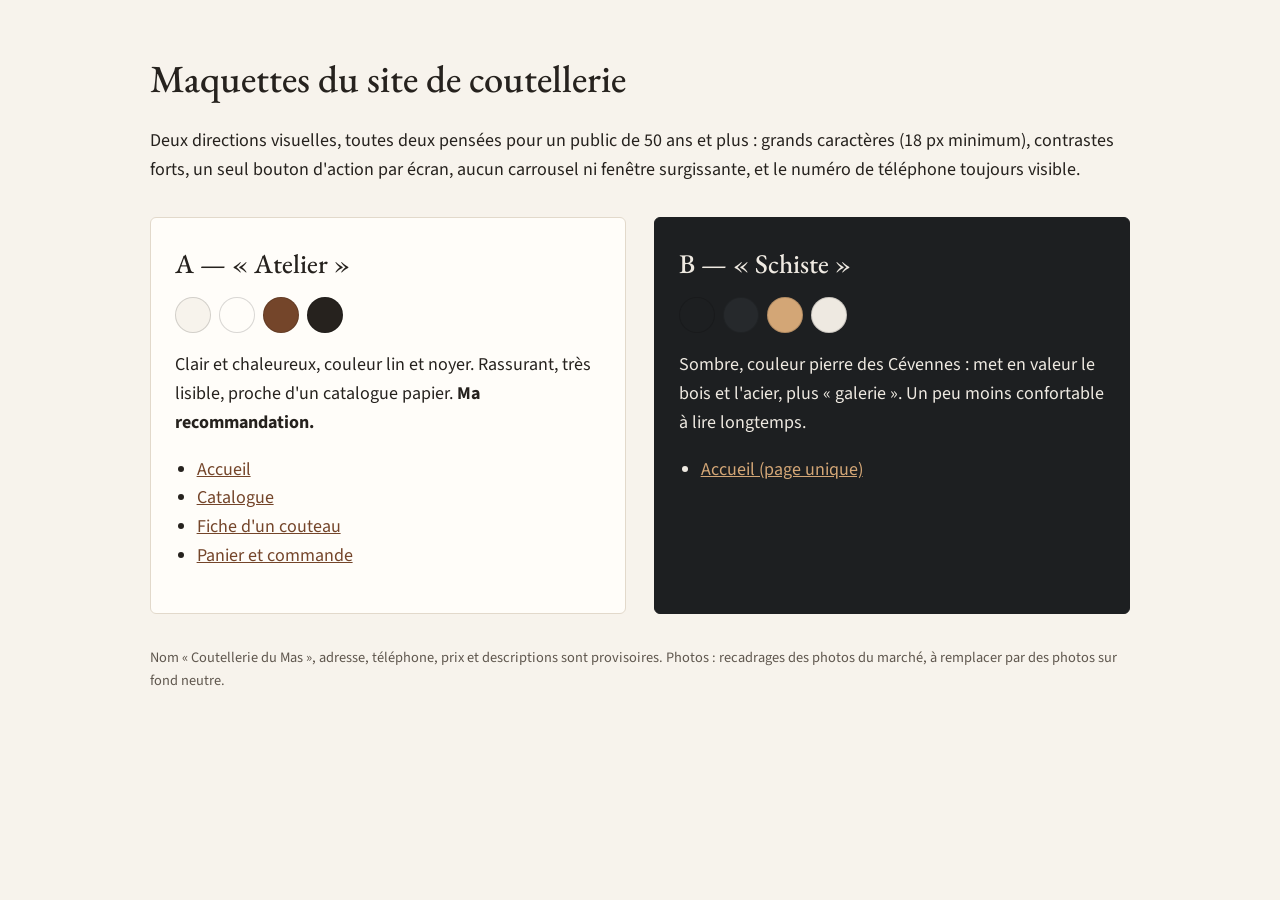
<file: maquettes/index.html>
<!doctype html>
<html lang="fr">
<head>
  <meta charset="utf-8">
  <meta name="viewport" content="width=device-width, initial-scale=1">
  <title>Maquettes — Coutellerie</title>
  <link href="https://fonts.googleapis.com/css2?family=Source+Sans+3:wght@400;600;700&family=EB+Garamond:wght@500&display=swap" rel="stylesheet">
  <style>
    body { margin: 0; background: #f7f3ec; color: #26221e; font-family: "Source Sans 3", system-ui, sans-serif; font-size: 18px; line-height: 1.6; }
    main { max-width: 980px; margin: 0 auto; padding: 48px 20px 72px; }
    h1, h2 { font-family: "EB Garamond", Georgia, serif; font-weight: 500; }
    h1 { font-size: 2.4rem; margin: 0 0 .3em; }
    .props { display: grid; grid-template-columns: 1fr 1fr; gap: 28px; margin-top: 32px; }
    .prop { background: #fffdf9; border: 1px solid #e2d9cb; border-radius: 6px; padding: 24px; }
    .prop.sombre { background: #1d1f21; color: #eee9e1; border-color: #1d1f21; }
    .prop.sombre a { color: #d3a676; }
    .prop h2 { margin: 0 0 .3em; }
    .pastilles { display: flex; gap: 8px; margin: 12px 0; }
    .pastilles span { width: 34px; height: 34px; border-radius: 50%; border: 1px solid rgba(0,0,0,.15); }
    ul { padding-left: 1.2em; }
    a { color: #74452a; }
    @media (max-width: 760px) { .props { grid-template-columns: 1fr; } }
  </style>
</head>
<body>
  <main>
    <h1>Maquettes du site de coutellerie</h1>
    <p>Deux directions visuelles, toutes deux pensées pour un public de 50 ans et plus&nbsp;: grands caractères (18 px minimum), contrastes forts, un seul bouton d'action par écran, aucun carrousel ni fenêtre surgissante, et le numéro de téléphone toujours visible.</p>

    <div class="props">
      <section class="prop">
        <h2>A — « Atelier »</h2>
        <div class="pastilles"><span style="background:#f7f3ec"></span><span style="background:#fffdf9"></span><span style="background:#74452a"></span><span style="background:#26221e"></span></div>
        <p>Clair et chaleureux, couleur lin et noyer. Rassurant, très lisible, proche d'un catalogue papier. <strong>Ma recommandation.</strong></p>
        <ul>
          <li><a href="a/accueil.html">Accueil</a></li>
          <li><a href="a/couteaux.html">Catalogue</a></li>
          <li><a href="a/couteau.html">Fiche d'un couteau</a></li>
          <li><a href="a/commande.html">Panier et commande</a></li>
        </ul>
      </section>
      <section class="prop sombre">
        <h2>B — « Schiste »</h2>
        <div class="pastilles"><span style="background:#1d1f21"></span><span style="background:#26292c"></span><span style="background:#d3a676"></span><span style="background:#eee9e1"></span></div>
        <p>Sombre, couleur pierre des Cévennes&nbsp;: met en valeur le bois et l'acier, plus « galerie ». Un peu moins confortable à lire longtemps.</p>
        <ul>
          <li><a href="b/accueil.html">Accueil (page unique)</a></li>
        </ul>
      </section>
    </div>
    <p style="margin-top:32px;font-size:.9rem;color:#5f574e">Nom « Coutellerie du Mas », adresse, téléphone, prix et descriptions sont provisoires. Photos&nbsp;: recadrages des photos du marché, à remplacer par des photos sur fond neutre.</p>
  </main>
</body>
</html>
</file>
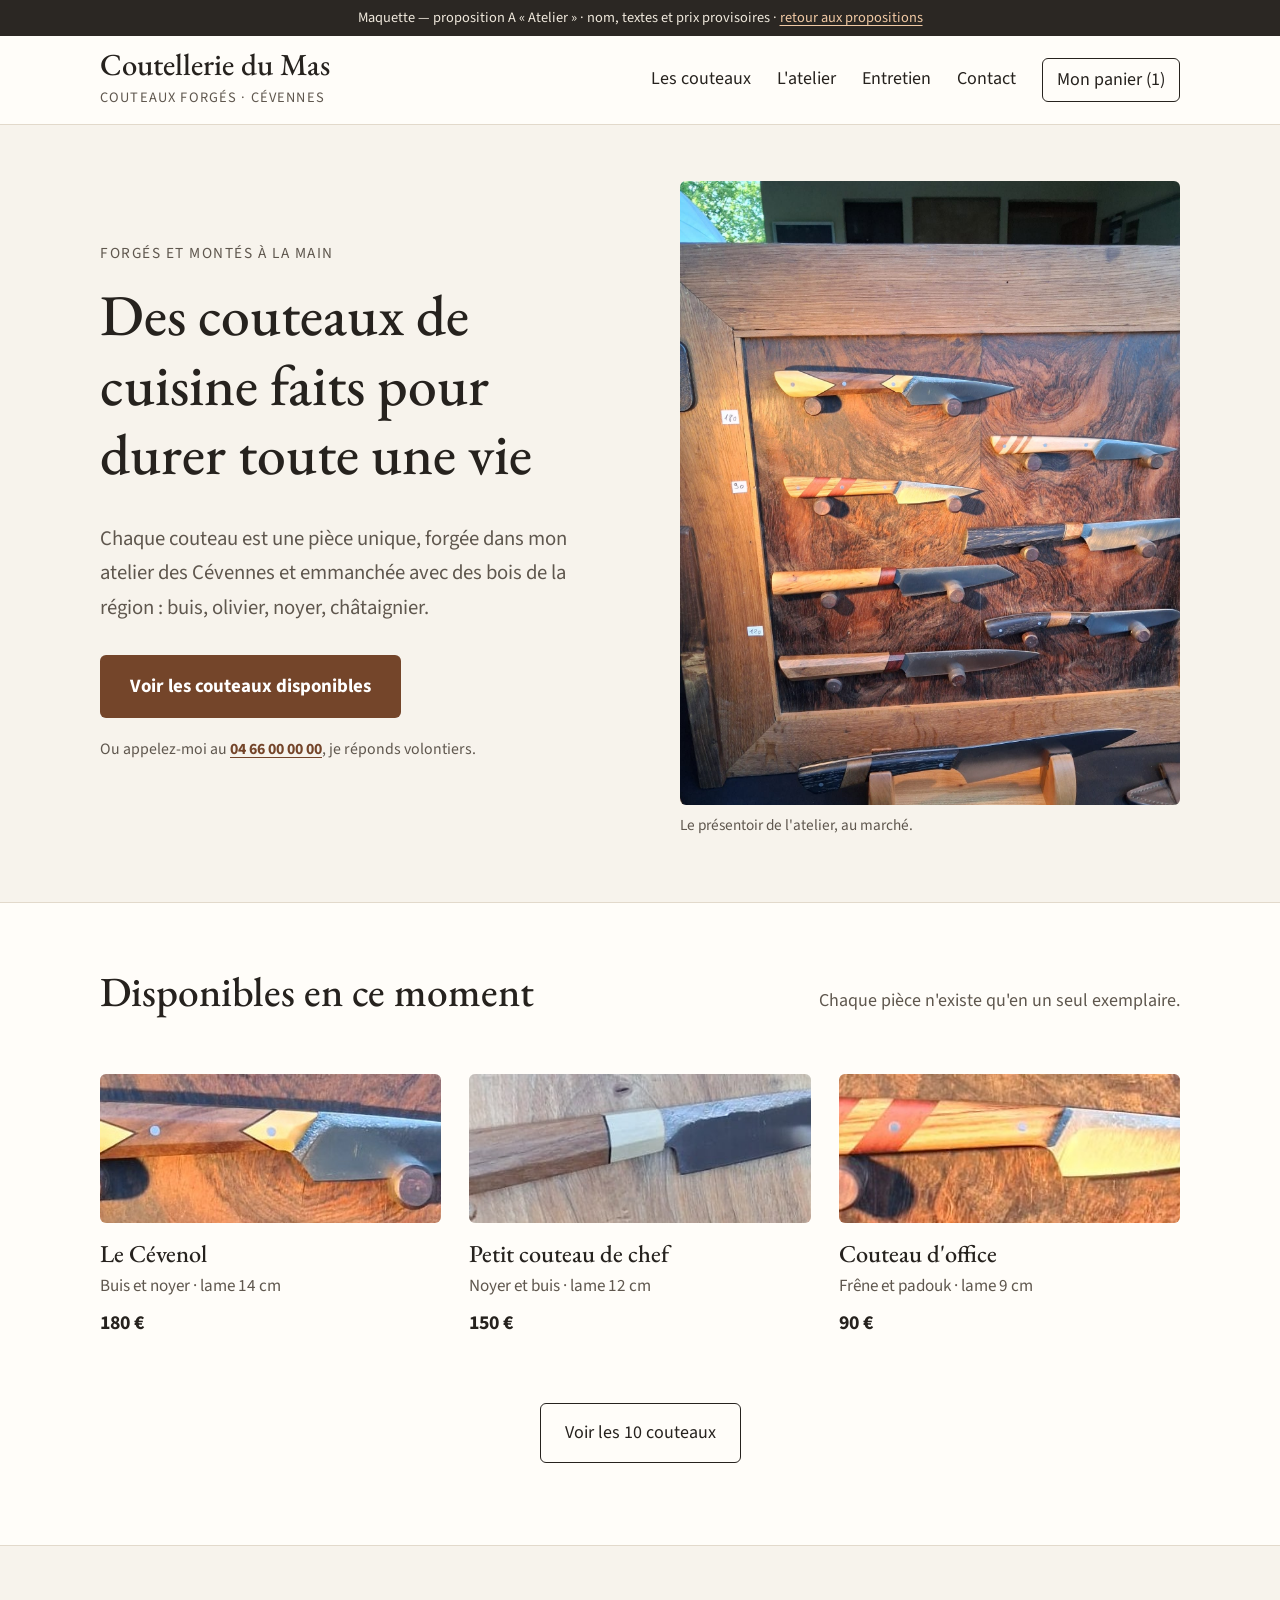
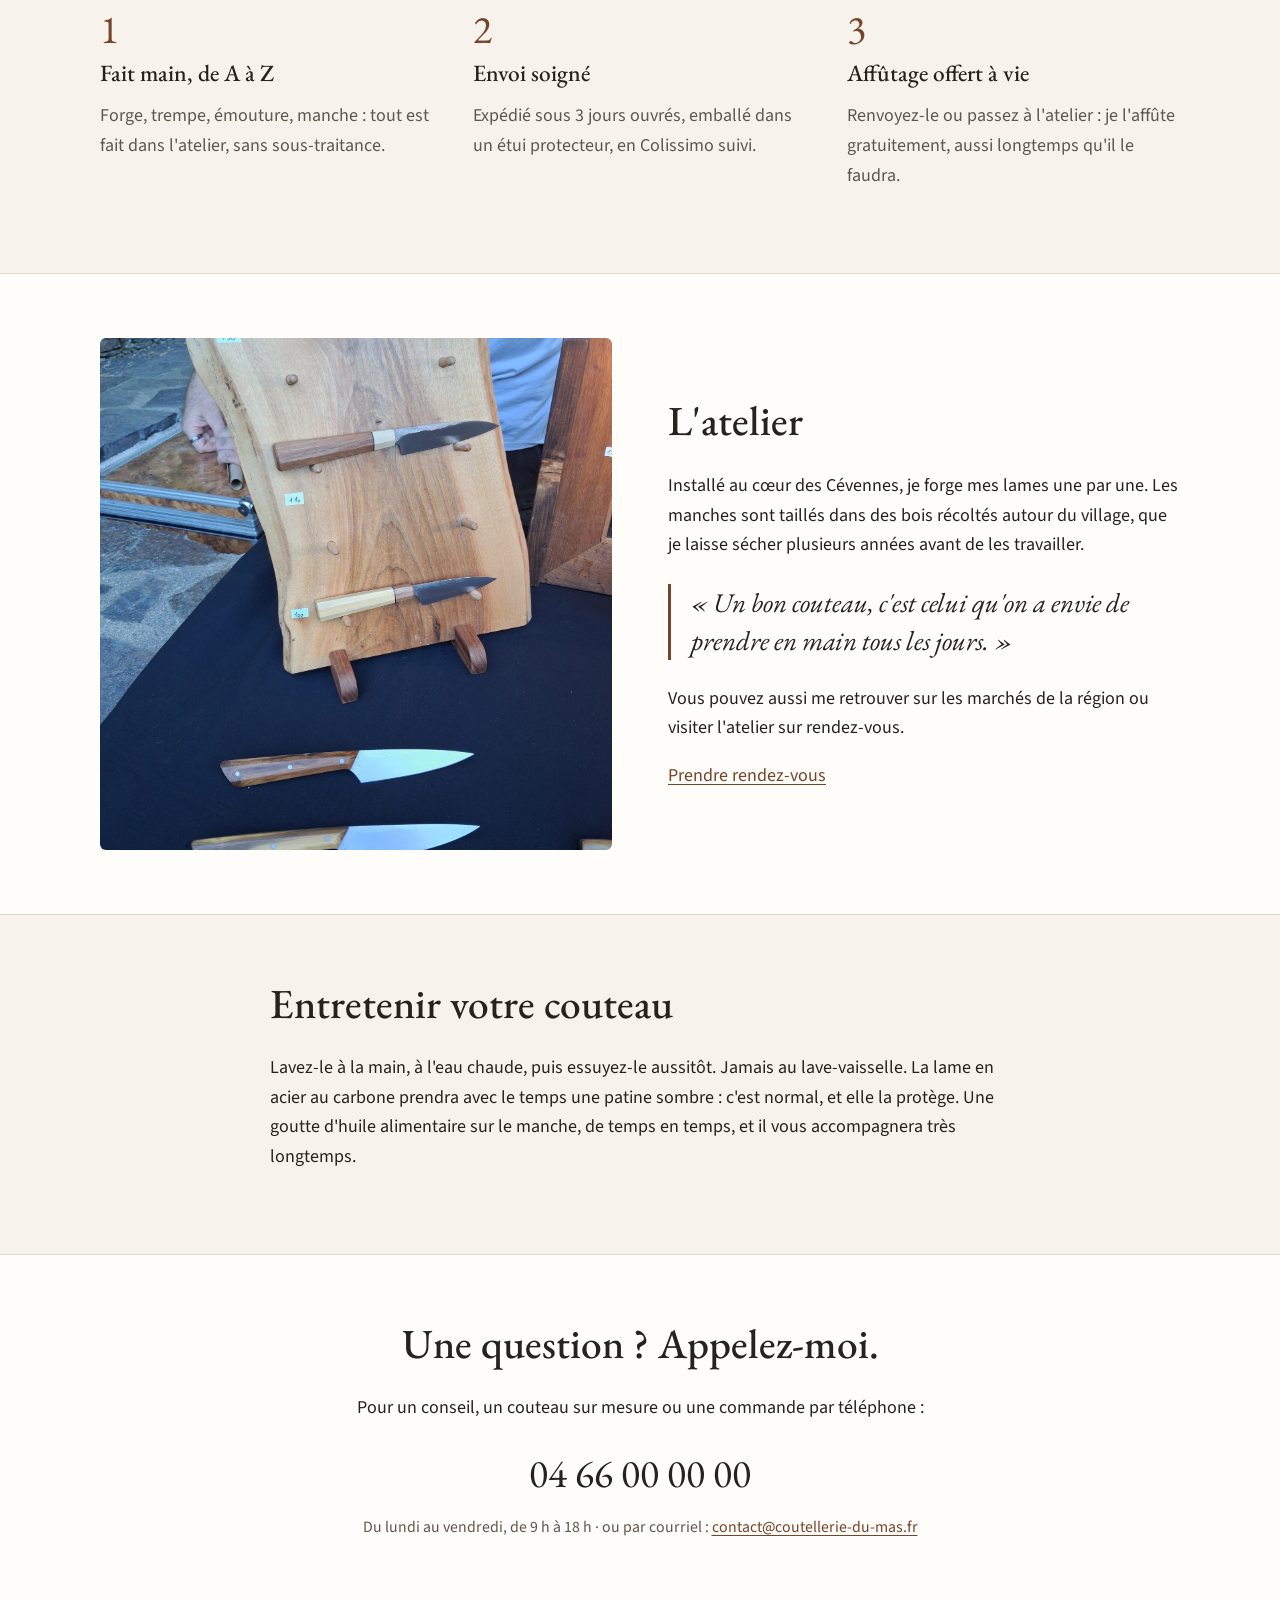
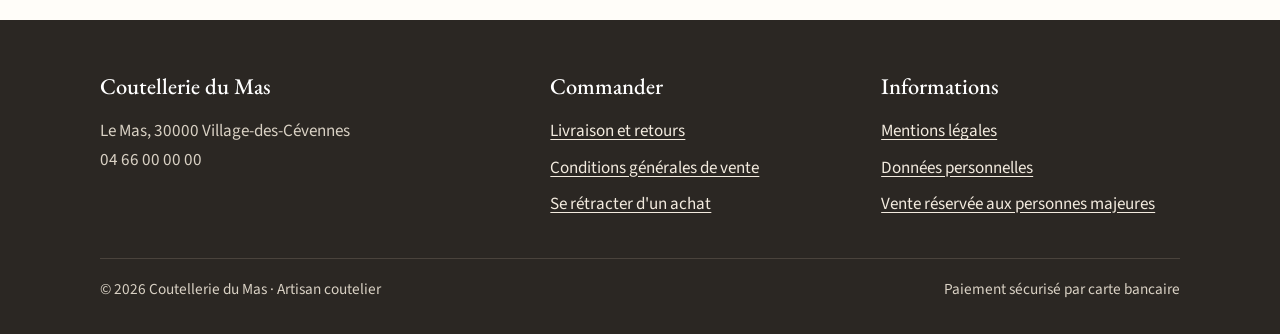
<file: maquettes/a/accueil.html>
<!doctype html>
<html lang="fr">
<head>
  <meta charset="utf-8">
  <meta name="viewport" content="width=device-width, initial-scale=1">
  <title>Coutellerie du Mas — Couteaux forgés à la main dans les Cévennes</title>
  <link rel="preconnect" href="https://fonts.googleapis.com">
  <link rel="preconnect" href="https://fonts.gstatic.com" crossorigin>
  <link href="https://fonts.googleapis.com/css2?family=Source+Sans+3:wght@400;600;700&family=EB+Garamond:ital,wght@0,400;0,500;1,400&display=swap" rel="stylesheet">
  <link rel="stylesheet" href="style.css">
</head>
<body>
  <div class="note-maquette">Maquette — proposition A « Atelier » · nom, textes et prix provisoires · <a href="../index.html">retour aux propositions</a></div>

  <header class="entete">
    <div class="conteneur">
      <a class="logo" href="accueil.html">
        <strong>Coutellerie du Mas</strong>
        <span>Couteaux forgés · Cévennes</span>
      </a>
      <nav class="nav" aria-label="Navigation principale">
        <a href="couteaux.html">Les couteaux</a>
        <a href="#atelier">L'atelier</a>
        <a href="#entretien">Entretien</a>
        <a href="#contact">Contact</a>
        <a class="panier" href="commande.html">Mon panier (1)</a>
      </nav>
    </div>
  </header>

  <main>
    <section class="heros">
      <div class="conteneur">
        <div>
          <p class="surtitre">Forgés et montés à la main</p>
          <h1>Des couteaux de cuisine faits pour durer toute une vie</h1>
          <p class="intro">Chaque couteau est une pièce unique, forgée dans mon atelier des Cévennes et emmanchée avec des bois de la région&nbsp;: buis, olivier, noyer, châtaignier.</p>
          <a class="bouton" href="couteaux.html">Voir les couteaux disponibles</a>
          <p class="petit" style="margin-top:18px">Ou appelez-moi au <a href="tel:+33466000000"><strong>04 66 00 00 00</strong></a>, je réponds volontiers.</p>
        </div>
        <figure>
          <img src="../img/atelier-presentoir.jpg" alt="Présentoir en bois avec huit couteaux aux manches de bois variés">
          <figcaption>Le présentoir de l'atelier, au marché.</figcaption>
        </figure>
      </div>
    </section>

    <section class="section surface">
      <div class="conteneur">
        <div class="entete-section">
          <h2>Disponibles en ce moment</h2>
          <p>Chaque pièce n'existe qu'en un seul exemplaire.</p>
        </div>
        <div class="grille">
          <a class="carte" href="couteau.html">
            <div class="vignette"><img src="../img/couteau-buis-noyer.jpg" alt="Couteau à manche en buis et noyer"></div>
            <h3>Le Cévenol</h3>
            <p class="bois">Buis et noyer · lame 14 cm</p>
            <p class="prix">180 €</p>
          </a>
          <a class="carte" href="couteau.html">
            <div class="vignette"><img src="../img/couteau-noyer-japonais.jpg" alt="Petit couteau à manche octogonal en noyer"></div>
            <h3>Petit couteau de chef</h3>
            <p class="bois">Noyer et buis · lame 12 cm</p>
            <p class="prix">150 €</p>
          </a>
          <a class="carte" href="couteau.html">
            <div class="vignette"><img src="../img/couteau-office-padouk.jpg" alt="Couteau d'office à manche clair rayé de rouge"></div>
            <h3>Couteau d'office</h3>
            <p class="bois">Frêne et padouk · lame 9 cm</p>
            <p class="prix">90 €</p>
          </a>
        </div>
        <p style="text-align:center;margin-top:44px"><a class="bouton-secondaire" href="couteaux.html">Voir les 10 couteaux</a></p>
      </div>
    </section>

    <section class="section">
      <div class="conteneur">
        <div class="engagements">
          <div>
            <div class="numero">1</div>
            <h3>Fait main, de A à Z</h3>
            <p>Forge, trempe, émouture, manche&nbsp;: tout est fait dans l'atelier, sans sous-traitance.</p>
          </div>
          <div>
            <div class="numero">2</div>
            <h3>Envoi soigné</h3>
            <p>Expédié sous 3 jours ouvrés, emballé dans un étui protecteur, en Colissimo suivi.</p>
          </div>
          <div>
            <div class="numero">3</div>
            <h3>Affûtage offert à vie</h3>
            <p>Renvoyez-le ou passez à l'atelier&nbsp;: je l'affûte gratuitement, aussi longtemps qu'il le faudra.</p>
          </div>
        </div>
      </div>
    </section>

    <section class="section surface" id="atelier">
      <div class="conteneur atelier">
        <img src="../img/atelier-planche.jpg" alt="Planche de présentation en bois brut avec deux couteaux">
        <div>
          <h2>L'atelier</h2>
          <p>Installé au cœur des Cévennes, je forge mes lames une par une. Les manches sont taillés dans des bois récoltés autour du village, que je laisse sécher plusieurs années avant de les travailler.</p>
          <p class="citation">« Un bon couteau, c'est celui qu'on a envie de prendre en main tous les jours. »</p>
          <p>Vous pouvez aussi me retrouver sur les marchés de la région ou visiter l'atelier sur rendez-vous.</p>
          <a href="#contact">Prendre rendez-vous</a>
        </div>
      </div>
    </section>

    <section class="section" id="entretien">
      <div class="conteneur" style="max-width:780px">
        <h2>Entretenir votre couteau</h2>
        <p>Lavez-le à la main, à l'eau chaude, puis essuyez-le aussitôt. Jamais au lave-vaisselle. La lame en acier au carbone prendra avec le temps une patine sombre&nbsp;: c'est normal, et elle la protège. Une goutte d'huile alimentaire sur le manche, de temps en temps, et il vous accompagnera très longtemps.</p>
      </div>
    </section>

    <section class="section surface" id="contact">
      <div class="conteneur contact-simple">
        <h2>Une question&nbsp;? Appelez-moi.</h2>
        <p>Pour un conseil, un couteau sur mesure ou une commande par téléphone&nbsp;:</p>
        <a class="tel" href="tel:+33466000000">04 66 00 00 00</a>
        <p class="petit">Du lundi au vendredi, de 9 h à 18 h · ou par courriel&nbsp;: <a href="mailto:contact@coutellerie-du-mas.fr">contact@coutellerie-du-mas.fr</a></p>
      </div>
    </section>
  </main>

  <footer class="pied">
    <div class="conteneur">
      <div class="colonnes">
        <div>
          <h4>Coutellerie du Mas</h4>
          <p>Le Mas, 30000 Village-des-Cévennes<br>04 66 00 00 00</p>
        </div>
        <div>
          <h4>Commander</h4>
          <ul>
            <li><a href="#">Livraison et retours</a></li>
            <li><a href="#">Conditions générales de vente</a></li>
            <li><a href="#">Se rétracter d'un achat</a></li>
          </ul>
        </div>
        <div>
          <h4>Informations</h4>
          <ul>
            <li><a href="#">Mentions légales</a></li>
            <li><a href="#">Données personnelles</a></li>
            <li><a href="#">Vente réservée aux personnes majeures</a></li>
          </ul>
        </div>
      </div>
      <div class="bas">
        <span>© 2026 Coutellerie du Mas · Artisan coutelier</span>
        <span>Paiement sécurisé par carte bancaire</span>
      </div>
    </div>
  </footer>
</body>
</html>
</file>
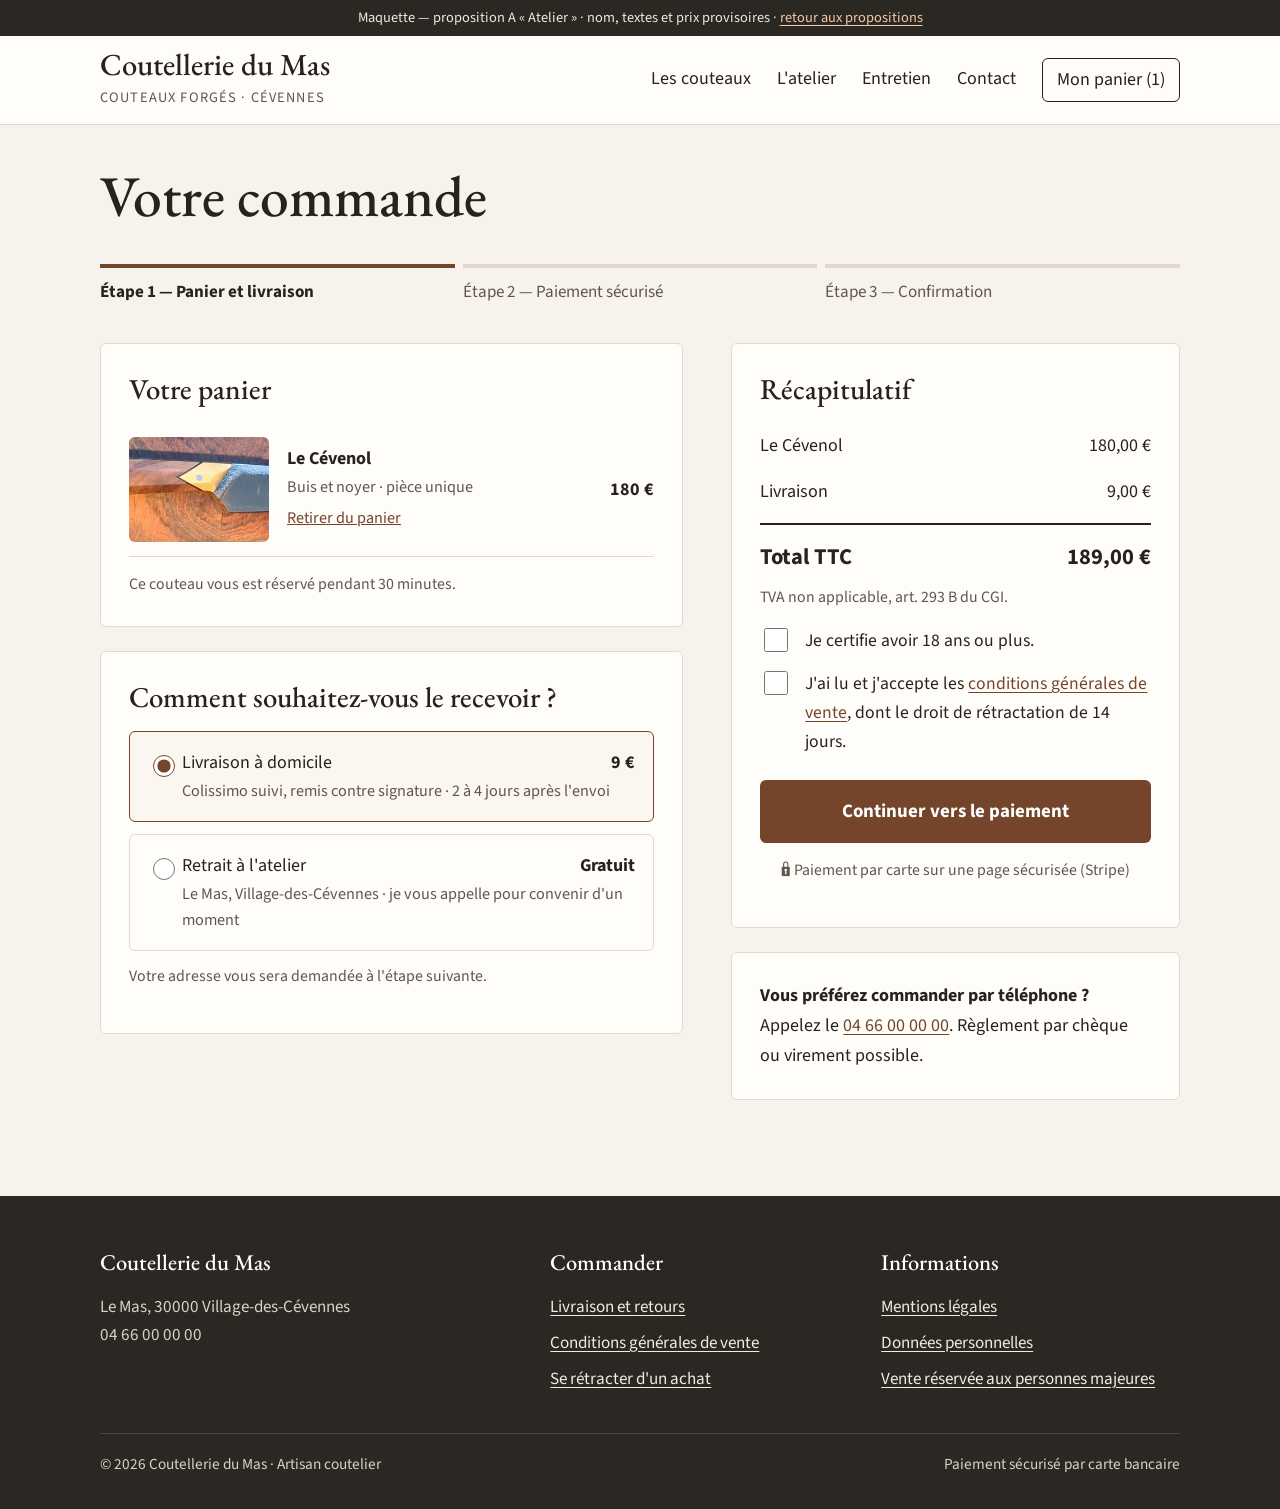
<file: maquettes/a/commande.html>
<!doctype html>
<html lang="fr">
<head>
  <meta charset="utf-8">
  <meta name="viewport" content="width=device-width, initial-scale=1">
  <title>Votre commande — Coutellerie du Mas</title>
  <link rel="preconnect" href="https://fonts.googleapis.com">
  <link rel="preconnect" href="https://fonts.gstatic.com" crossorigin>
  <link href="https://fonts.googleapis.com/css2?family=Source+Sans+3:wght@400;600;700&family=EB+Garamond:ital,wght@0,400;0,500;1,400&display=swap" rel="stylesheet">
  <link rel="stylesheet" href="style.css">
</head>
<body>
  <div class="note-maquette">Maquette — proposition A « Atelier » · nom, textes et prix provisoires · <a href="../index.html">retour aux propositions</a></div>

  <header class="entete">
    <div class="conteneur">
      <a class="logo" href="accueil.html">
        <strong>Coutellerie du Mas</strong>
        <span>Couteaux forgés · Cévennes</span>
      </a>
      <nav class="nav" aria-label="Navigation principale">
        <a href="couteaux.html">Les couteaux</a>
        <a href="accueil.html#atelier">L'atelier</a>
        <a href="accueil.html#entretien">Entretien</a>
        <a href="accueil.html#contact">Contact</a>
        <a class="panier" href="commande.html">Mon panier (1)</a>
      </nav>
    </div>
  </header>

  <main>
    <div class="conteneur">
      <h1 style="margin-top:36px">Votre commande</h1>
      <ol class="etapes">
        <li class="encours">Panier et livraison</li>
        <li>Paiement sécurisé</li>
        <li>Confirmation</li>
      </ol>
      <div class="commande">
        <div>
          <section class="bloc">
            <h2>Votre panier</h2>
            <div class="ligne-panier">
              <img src="../img/couteau-buis-noyer.jpg" alt="">
              <div>
                <div class="nom">Le Cévenol</div>
                <div class="detail">Buis et noyer · pièce unique</div>
                <button type="button">Retirer du panier</button>
              </div>
              <div class="montant"><strong>180 €</strong></div>
            </div>
            <p class="petit" style="margin:14px 0 0">Ce couteau vous est réservé pendant 30 minutes.</p>
          </section>

          <section class="bloc">
            <h2>Comment souhaitez-vous le recevoir&nbsp;?</h2>
            <label class="choix">
              <input type="radio" name="livraison" checked>
              <span class="prix-choix">9 €</span>
              Livraison à domicile
              <small>Colissimo suivi, remis contre signature · 2 à 4 jours après l'envoi</small>
            </label>
            <label class="choix">
              <input type="radio" name="livraison">
              <span class="prix-choix">Gratuit</span>
              Retrait à l'atelier
              <small>Le Mas, Village-des-Cévennes · je vous appelle pour convenir d'un moment</small>
            </label>
            <p class="petit">Votre adresse vous sera demandée à l'étape suivante.</p>
          </section>
        </div>

        <aside>
          <section class="bloc">
            <h2>Récapitulatif</h2>
            <div class="total"><span>Le Cévenol</span><span>180,00 €</span></div>
            <div class="total"><span>Livraison</span><span>9,00 €</span></div>
            <div class="total final"><span>Total TTC</span><span>189,00 €</span></div>
            <p class="petit">TVA non applicable, art. 293 B du CGI.</p>

            <label class="case"><input type="checkbox"> <span>Je certifie avoir 18 ans ou plus.</span></label>
            <label class="case"><input type="checkbox"> <span>J'ai lu et j'accepte les <a href="#">conditions générales de vente</a>, dont le droit de rétractation de 14 jours.</span></label>

            <a class="bouton large" href="#" style="margin-top:10px">Continuer vers le paiement</a>
            <p class="stripe-info">🔒 Paiement par carte sur une page sécurisée (Stripe)</p>
          </section>
          <section class="bloc">
            <p style="margin:0"><strong>Vous préférez commander par téléphone&nbsp;?</strong><br>Appelez le <a href="tel:+33466000000">04 66 00 00 00</a>. Règlement par chèque ou virement possible.</p>
          </section>
        </aside>
      </div>
    </div>
  </main>

  <footer class="pied">
    <div class="conteneur">
      <div class="colonnes">
        <div>
          <h4>Coutellerie du Mas</h4>
          <p>Le Mas, 30000 Village-des-Cévennes<br>04 66 00 00 00</p>
        </div>
        <div>
          <h4>Commander</h4>
          <ul>
            <li><a href="#">Livraison et retours</a></li>
            <li><a href="#">Conditions générales de vente</a></li>
            <li><a href="#">Se rétracter d'un achat</a></li>
          </ul>
        </div>
        <div>
          <h4>Informations</h4>
          <ul>
            <li><a href="#">Mentions légales</a></li>
            <li><a href="#">Données personnelles</a></li>
            <li><a href="#">Vente réservée aux personnes majeures</a></li>
          </ul>
        </div>
      </div>
      <div class="bas">
        <span>© 2026 Coutellerie du Mas · Artisan coutelier</span>
        <span>Paiement sécurisé par carte bancaire</span>
      </div>
    </div>
  </footer>
</body>
</html>
</file>
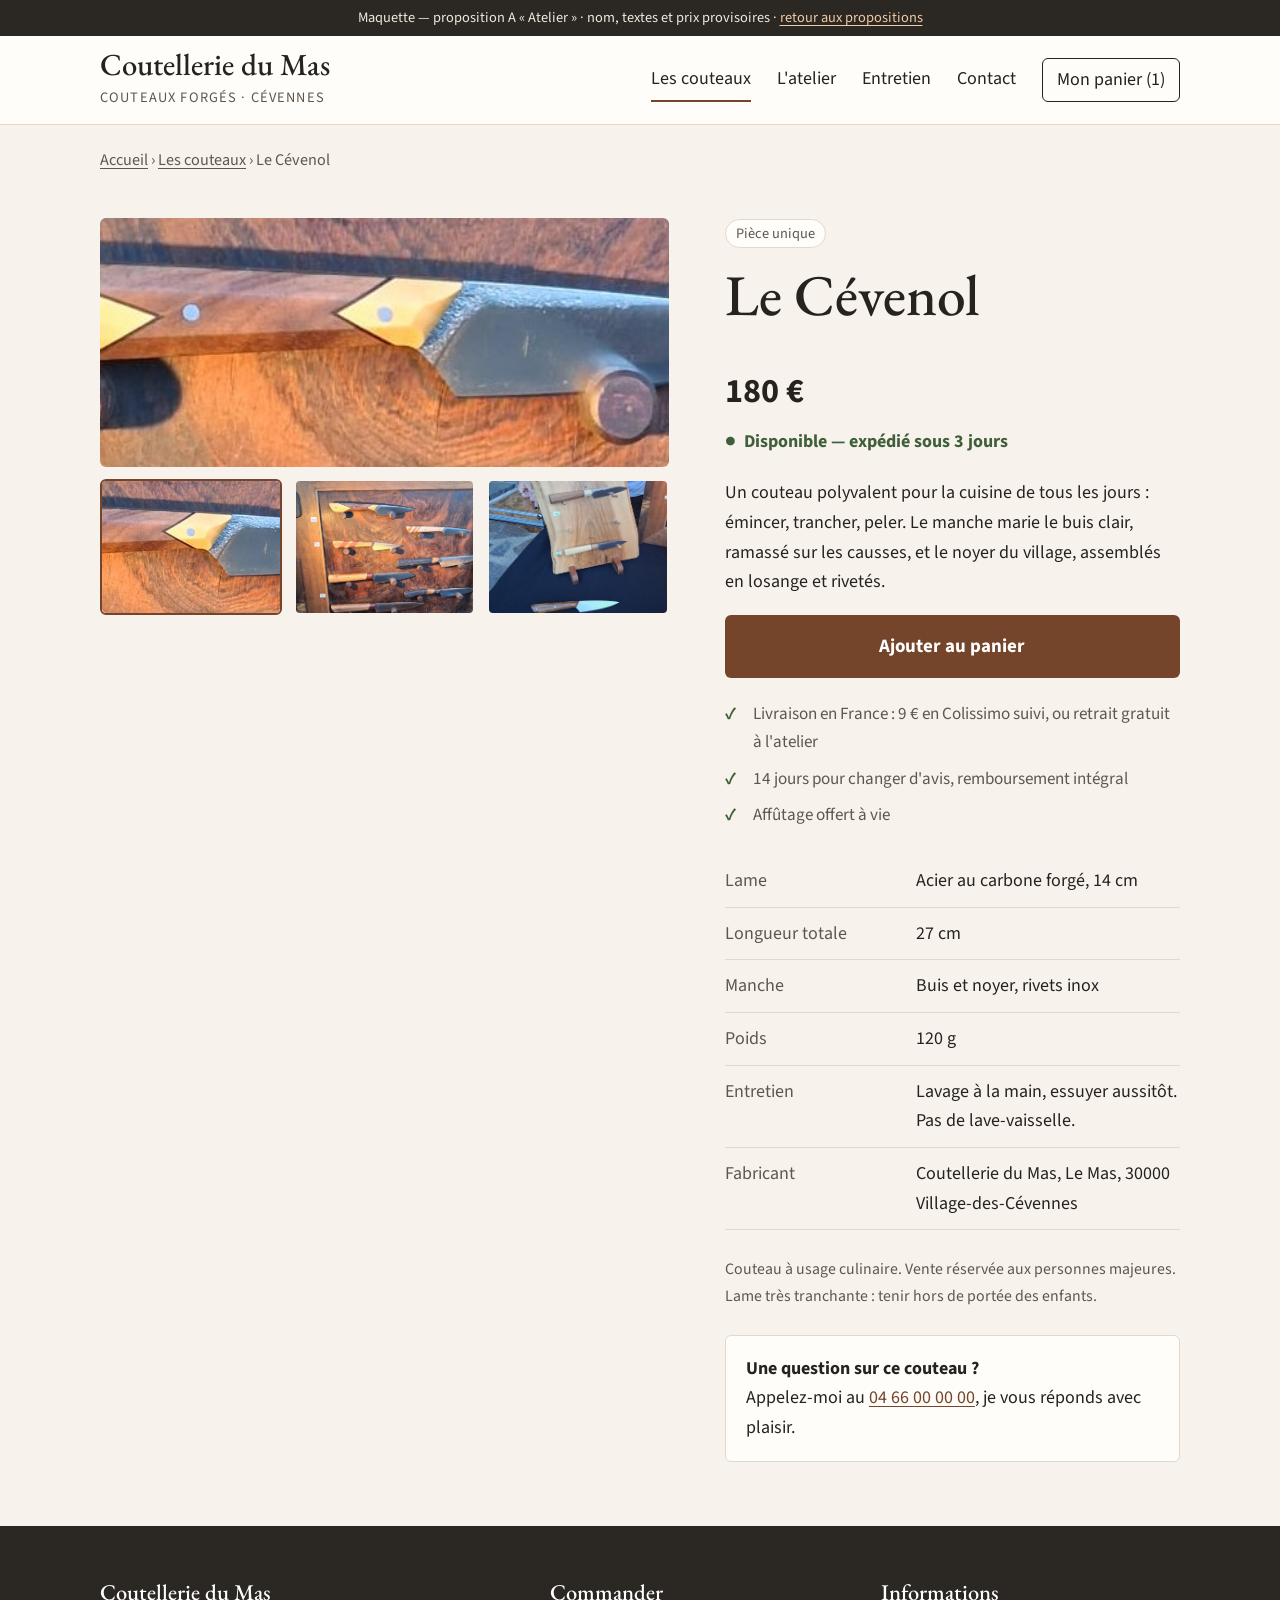
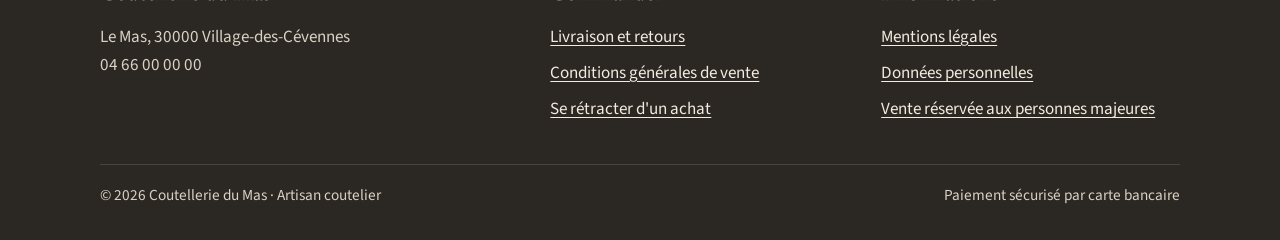
<file: maquettes/a/couteau.html>
<!doctype html>
<html lang="fr">
<head>
  <meta charset="utf-8">
  <meta name="viewport" content="width=device-width, initial-scale=1">
  <title>Le Cévenol — Coutellerie du Mas</title>
  <link rel="preconnect" href="https://fonts.googleapis.com">
  <link rel="preconnect" href="https://fonts.gstatic.com" crossorigin>
  <link href="https://fonts.googleapis.com/css2?family=Source+Sans+3:wght@400;600;700&family=EB+Garamond:ital,wght@0,400;0,500;1,400&display=swap" rel="stylesheet">
  <link rel="stylesheet" href="style.css">
</head>
<body>
  <div class="note-maquette">Maquette — proposition A « Atelier » · nom, textes et prix provisoires · <a href="../index.html">retour aux propositions</a></div>

  <header class="entete">
    <div class="conteneur">
      <a class="logo" href="accueil.html">
        <strong>Coutellerie du Mas</strong>
        <span>Couteaux forgés · Cévennes</span>
      </a>
      <nav class="nav" aria-label="Navigation principale">
        <a href="couteaux.html" aria-current="page">Les couteaux</a>
        <a href="accueil.html#atelier">L'atelier</a>
        <a href="accueil.html#entretien">Entretien</a>
        <a href="accueil.html#contact">Contact</a>
        <a class="panier" href="commande.html">Mon panier (1)</a>
      </nav>
    </div>
  </header>

  <main>
    <div class="conteneur">
      <p class="ariane"><a href="accueil.html">Accueil</a> › <a href="couteaux.html">Les couteaux</a> › Le Cévenol</p>
      <div class="fiche">
        <div class="galerie">
          <div class="principale"><img src="../img/couteau-buis-noyer.jpg" alt="Le Cévenol : couteau à manche en buis et noyer, vue de profil"></div>
          <div class="miniatures">
            <img class="active" src="../img/couteau-buis-noyer.jpg" alt="Vue de profil">
            <img src="../img/atelier-presentoir.jpg" alt="Le couteau sur le présentoir de l'atelier">
            <img src="../img/atelier-planche.jpg" alt="Photo d'ambiance de l'atelier">
          </div>
        </div>
        <div>
          <span class="etiquette">Pièce unique</span>
          <h1 style="margin-top:12px">Le Cévenol</h1>
          <p class="prix-grand">180 €</p>
          <p class="dispo">Disponible — expédié sous 3 jours</p>
          <p>Un couteau polyvalent pour la cuisine de tous les jours&nbsp;: émincer, trancher, peler. Le manche marie le buis clair, ramassé sur les causses, et le noyer du village, assemblés en losange et rivetés.</p>
          <a class="bouton large" href="commande.html">Ajouter au panier</a>
          <ul class="rassurance">
            <li>Livraison en France&nbsp;: 9 € en Colissimo suivi, ou retrait gratuit à l'atelier</li>
            <li>14 jours pour changer d'avis, remboursement intégral</li>
            <li>Affûtage offert à vie</li>
          </ul>
          <table class="caracteristiques">
            <tr><th>Lame</th><td>Acier au carbone forgé, 14 cm</td></tr>
            <tr><th>Longueur totale</th><td>27 cm</td></tr>
            <tr><th>Manche</th><td>Buis et noyer, rivets inox</td></tr>
            <tr><th>Poids</th><td>120 g</td></tr>
            <tr><th>Entretien</th><td>Lavage à la main, essuyer aussitôt. Pas de lave-vaisselle.</td></tr>
            <tr><th>Fabricant</th><td>Coutellerie du Mas, Le Mas, 30000 Village-des-Cévennes</td></tr>
          </table>
          <p class="petit">Couteau à usage culinaire. Vente réservée aux personnes majeures. Lame très tranchante&nbsp;: tenir hors de portée des enfants.</p>
          <div class="question">
            <p><strong>Une question sur ce couteau&nbsp;?</strong><br>Appelez-moi au <a href="tel:+33466000000">04 66 00 00 00</a>, je vous réponds avec plaisir.</p>
          </div>
        </div>
      </div>
    </div>
  </main>

  <footer class="pied">
    <div class="conteneur">
      <div class="colonnes">
        <div>
          <h4>Coutellerie du Mas</h4>
          <p>Le Mas, 30000 Village-des-Cévennes<br>04 66 00 00 00</p>
        </div>
        <div>
          <h4>Commander</h4>
          <ul>
            <li><a href="#">Livraison et retours</a></li>
            <li><a href="#">Conditions générales de vente</a></li>
            <li><a href="#">Se rétracter d'un achat</a></li>
          </ul>
        </div>
        <div>
          <h4>Informations</h4>
          <ul>
            <li><a href="#">Mentions légales</a></li>
            <li><a href="#">Données personnelles</a></li>
            <li><a href="#">Vente réservée aux personnes majeures</a></li>
          </ul>
        </div>
      </div>
      <div class="bas">
        <span>© 2026 Coutellerie du Mas · Artisan coutelier</span>
        <span>Paiement sécurisé par carte bancaire</span>
      </div>
    </div>
  </footer>
</body>
</html>
</file>
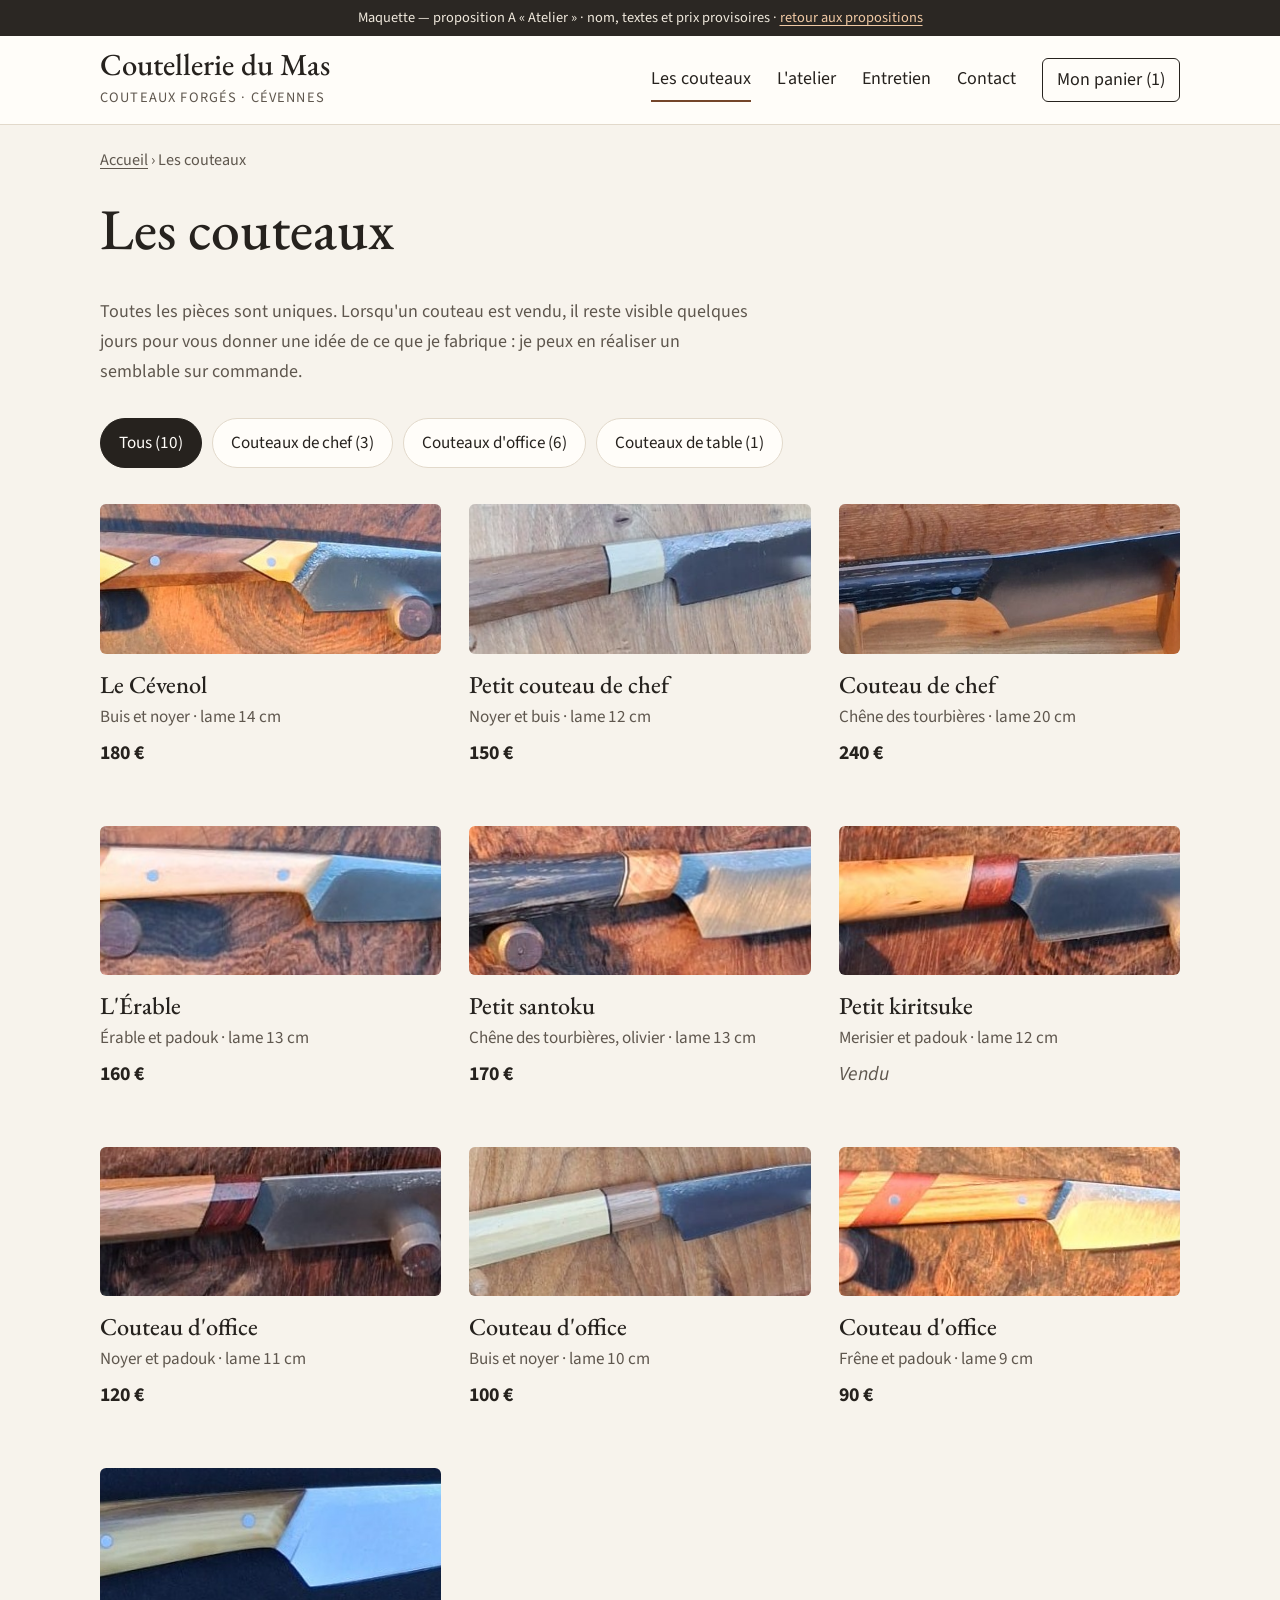
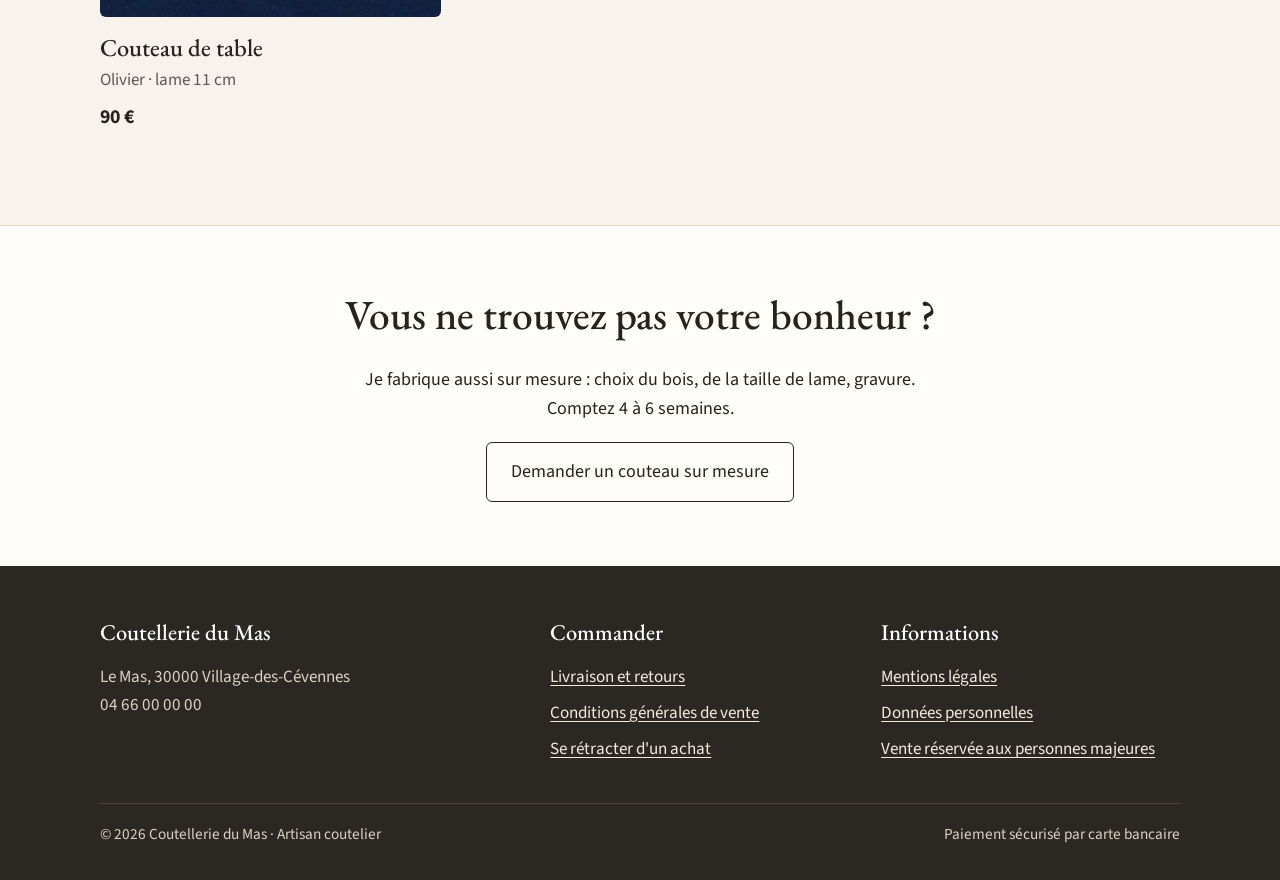
<file: maquettes/a/couteaux.html>
<!doctype html>
<html lang="fr">
<head>
  <meta charset="utf-8">
  <meta name="viewport" content="width=device-width, initial-scale=1">
  <title>Les couteaux — Coutellerie du Mas</title>
  <link rel="preconnect" href="https://fonts.googleapis.com">
  <link rel="preconnect" href="https://fonts.gstatic.com" crossorigin>
  <link href="https://fonts.googleapis.com/css2?family=Source+Sans+3:wght@400;600;700&family=EB+Garamond:ital,wght@0,400;0,500;1,400&display=swap" rel="stylesheet">
  <link rel="stylesheet" href="style.css">
</head>
<body>
  <div class="note-maquette">Maquette — proposition A « Atelier » · nom, textes et prix provisoires · <a href="../index.html">retour aux propositions</a></div>

  <header class="entete">
    <div class="conteneur">
      <a class="logo" href="accueil.html">
        <strong>Coutellerie du Mas</strong>
        <span>Couteaux forgés · Cévennes</span>
      </a>
      <nav class="nav" aria-label="Navigation principale">
        <a href="couteaux.html" aria-current="page">Les couteaux</a>
        <a href="accueil.html#atelier">L'atelier</a>
        <a href="accueil.html#entretien">Entretien</a>
        <a href="accueil.html#contact">Contact</a>
        <a class="panier" href="commande.html">Mon panier (1)</a>
      </nav>
    </div>
  </header>

  <main>
    <div class="conteneur">
      <p class="ariane"><a href="accueil.html">Accueil</a> › Les couteaux</p>
      <div class="entete-section" style="margin-top:20px">
        <div>
          <h1>Les couteaux</h1>
          <p>Toutes les pièces sont uniques. Lorsqu'un couteau est vendu, il reste visible quelques jours pour vous donner une idée de ce que je fabrique&nbsp;: je peux en réaliser un semblable sur commande.</p>
        </div>
      </div>
      <nav class="filtres" aria-label="Filtrer par type">
        <a href="#" aria-current="true">Tous (10)</a>
        <a href="#">Couteaux de chef (3)</a>
        <a href="#">Couteaux d'office (6)</a>
        <a href="#">Couteaux de table (1)</a>
      </nav>
      <div class="grille" style="margin-bottom:72px">
          <a class="carte" href="couteau.html">
            <div class="vignette"><img src="../img/couteau-buis-noyer.jpg" alt="Le Cévenol, manche buis et noyer"></div>
            <h3>Le Cévenol</h3>
            <p class="bois">Buis et noyer · lame 14 cm</p>
            <p class="prix">180 €</p>
          </a>
          <a class="carte" href="couteau.html">
            <div class="vignette"><img src="../img/couteau-noyer-japonais.jpg" alt="Petit couteau de chef, manche noyer et buis"></div>
            <h3>Petit couteau de chef</h3>
            <p class="bois">Noyer et buis · lame 12 cm</p>
            <p class="prix">150 €</p>
          </a>
          <a class="carte" href="couteau.html">
            <div class="vignette"><img src="../img/couteau-chef-chene.jpg" alt="Couteau de chef, manche chêne des tourbières"></div>
            <h3>Couteau de chef</h3>
            <p class="bois">Chêne des tourbières · lame 20 cm</p>
            <p class="prix">240 €</p>
          </a>
          <a class="carte" href="couteau.html">
            <div class="vignette"><img src="../img/couteau-erable-raye.jpg" alt="L'Érable, manche érable et padouk"></div>
            <h3>L'Érable</h3>
            <p class="bois">Érable et padouk · lame 13 cm</p>
            <p class="prix">160 €</p>
          </a>
          <a class="carte" href="couteau.html">
            <div class="vignette"><img src="../img/couteau-chene-fume.jpg" alt="Petit santoku, manche chêne des tourbières, olivier"></div>
            <h3>Petit santoku</h3>
            <p class="bois">Chêne des tourbières, olivier · lame 13 cm</p>
            <p class="prix">170 €</p>
          </a>
          <a class="carte" href="couteau.html">
            <div class="vignette"><img src="../img/couteau-olivier.jpg" alt="Petit kiritsuke, manche merisier et padouk"></div>
            <h3>Petit kiritsuke</h3>
            <p class="bois">Merisier et padouk · lame 12 cm</p>
            <p class="prix"><span class="vendu">Vendu</span></p>
          </a>
          <a class="carte" href="couteau.html">
            <div class="vignette"><img src="../img/couteau-office-noyer.jpg" alt="Couteau d'office, manche noyer et padouk"></div>
            <h3>Couteau d'office</h3>
            <p class="bois">Noyer et padouk · lame 11 cm</p>
            <p class="prix">120 €</p>
          </a>
          <a class="carte" href="couteau.html">
            <div class="vignette"><img src="../img/couteau-office-buis.jpg" alt="Couteau d'office, manche buis et noyer"></div>
            <h3>Couteau d'office</h3>
            <p class="bois">Buis et noyer · lame 10 cm</p>
            <p class="prix">100 €</p>
          </a>
          <a class="carte" href="couteau.html">
            <div class="vignette"><img src="../img/couteau-office-padouk.jpg" alt="Couteau d'office, manche frêne et padouk"></div>
            <h3>Couteau d'office</h3>
            <p class="bois">Frêne et padouk · lame 9 cm</p>
            <p class="prix">90 €</p>
          </a>
          <a class="carte" href="couteau.html">
            <div class="vignette"><img src="../img/couteau-table-olivier.jpg" alt="Couteau de table, manche olivier"></div>
            <h3>Couteau de table</h3>
            <p class="bois">Olivier · lame 11 cm</p>
            <p class="prix">90 €</p>
          </a>
      </div>
    </div>
    <section class="section surface">
      <div class="conteneur contact-simple">
        <h2>Vous ne trouvez pas votre bonheur&nbsp;?</h2>
        <p>Je fabrique aussi sur mesure&nbsp;: choix du bois, de la taille de lame, gravure. Comptez 4 à 6 semaines.</p>
        <a class="bouton-secondaire" href="accueil.html#contact">Demander un couteau sur mesure</a>
      </div>
    </section>
  </main>

  <footer class="pied">
    <div class="conteneur">
      <div class="colonnes">
        <div>
          <h4>Coutellerie du Mas</h4>
          <p>Le Mas, 30000 Village-des-Cévennes<br>04 66 00 00 00</p>
        </div>
        <div>
          <h4>Commander</h4>
          <ul>
            <li><a href="#">Livraison et retours</a></li>
            <li><a href="#">Conditions générales de vente</a></li>
            <li><a href="#">Se rétracter d'un achat</a></li>
          </ul>
        </div>
        <div>
          <h4>Informations</h4>
          <ul>
            <li><a href="#">Mentions légales</a></li>
            <li><a href="#">Données personnelles</a></li>
            <li><a href="#">Vente réservée aux personnes majeures</a></li>
          </ul>
        </div>
      </div>
      <div class="bas">
        <span>© 2026 Coutellerie du Mas · Artisan coutelier</span>
        <span>Paiement sécurisé par carte bancaire</span>
      </div>
    </div>
  </footer>
</body>
</html>
</file>
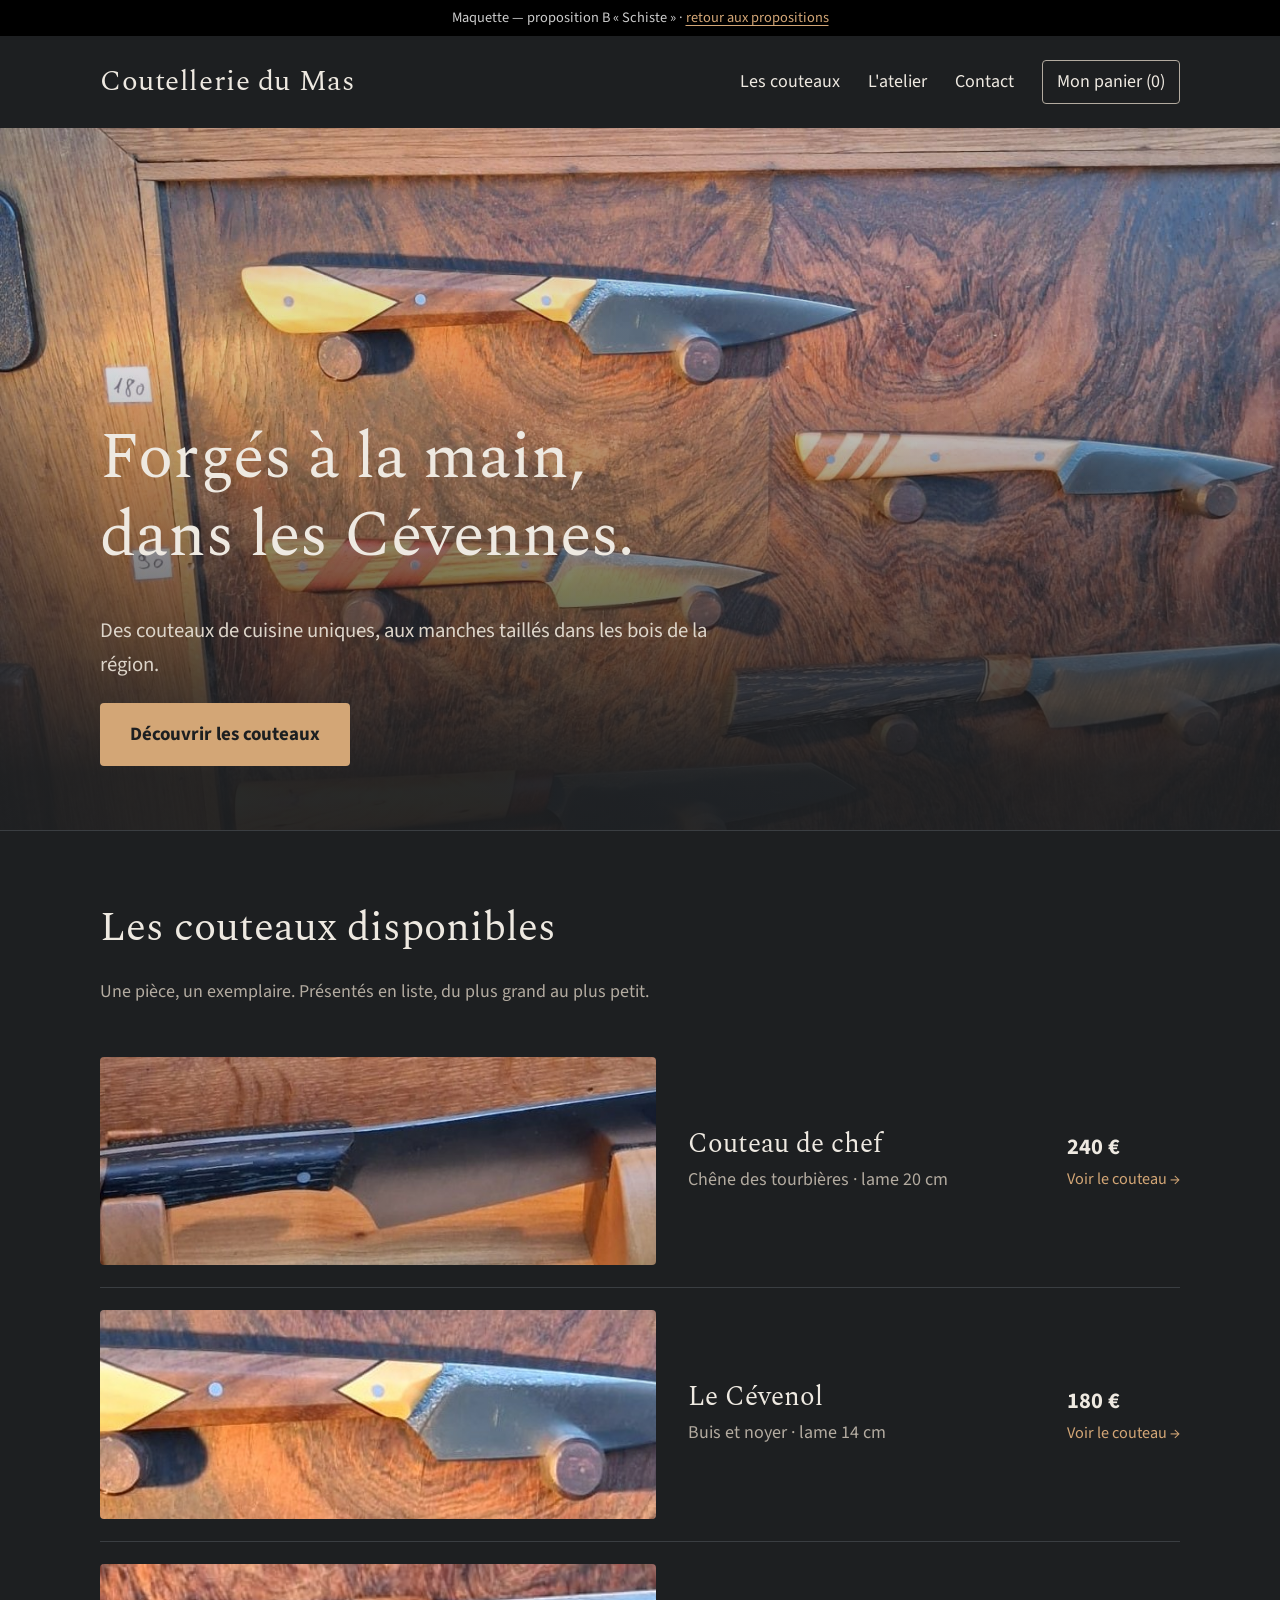
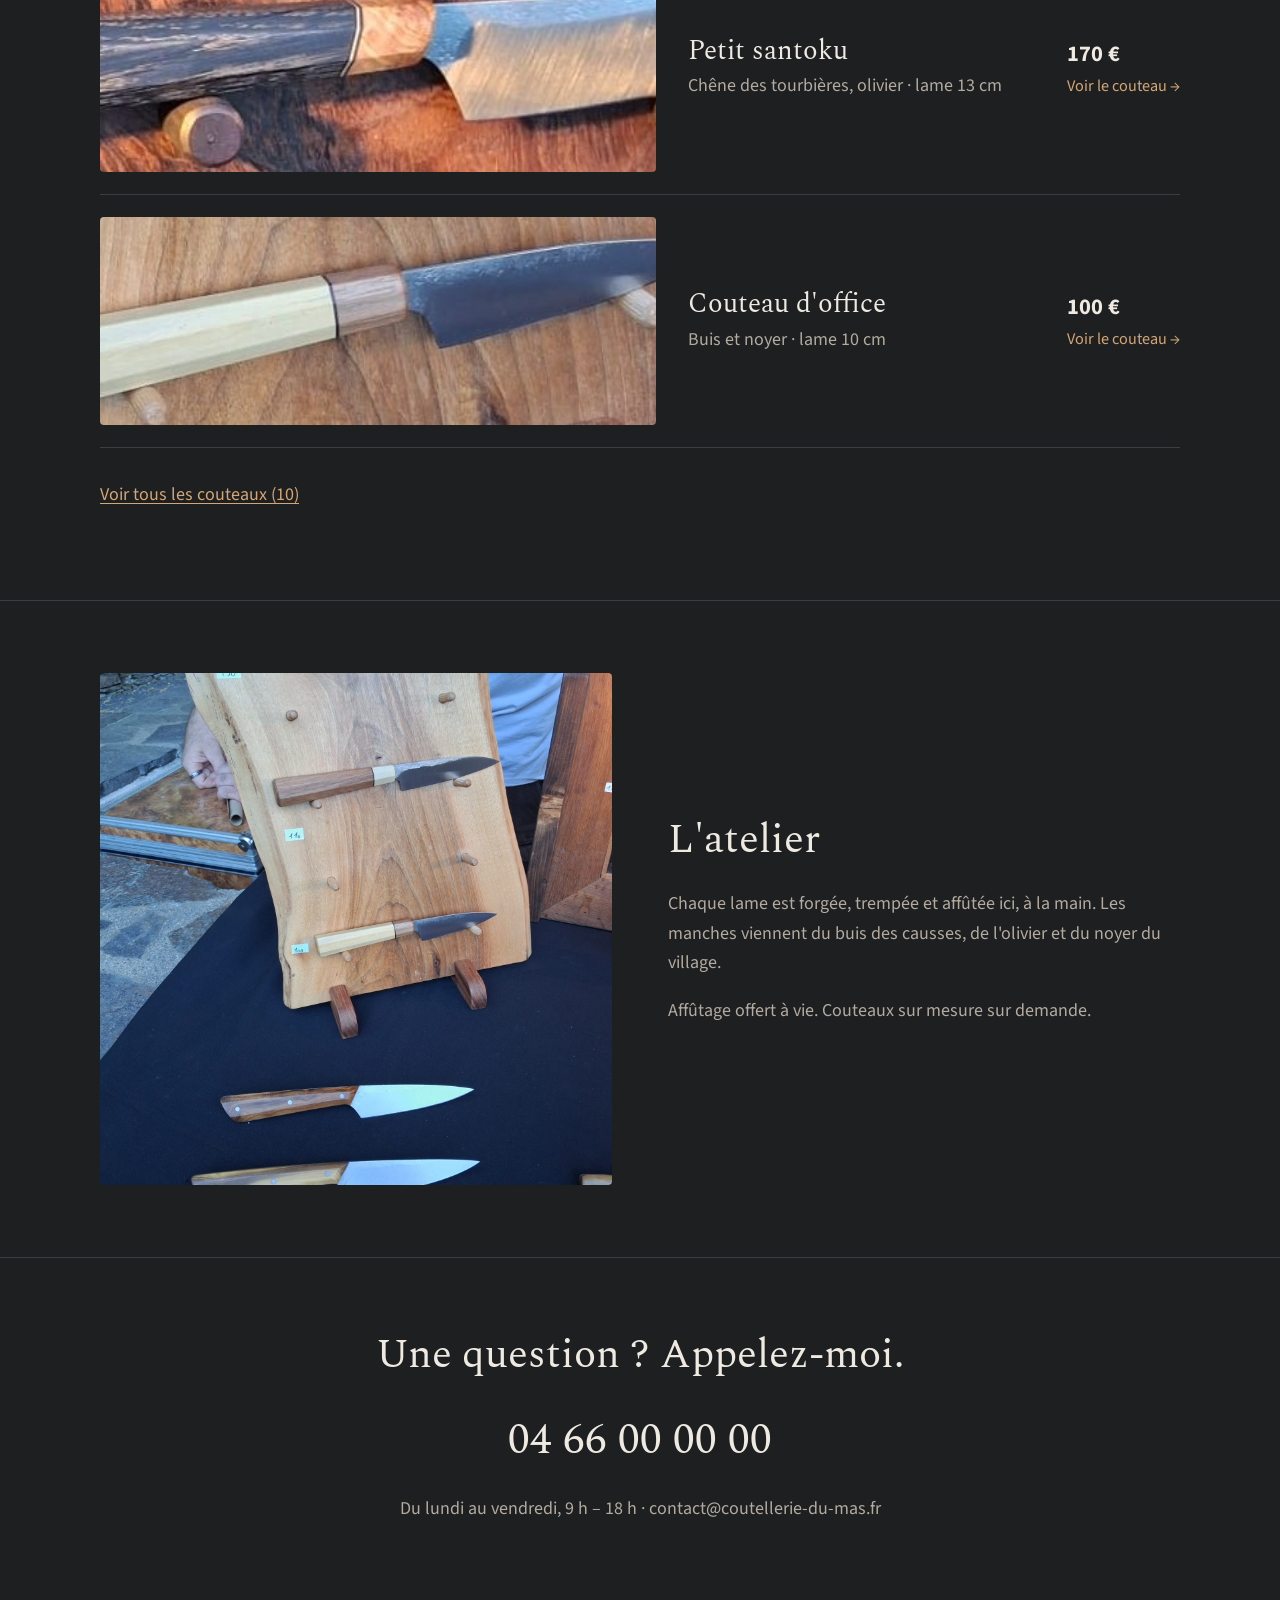
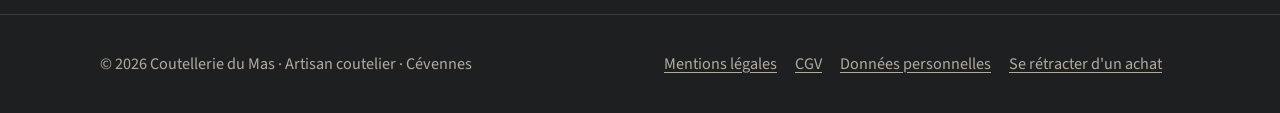
<file: maquettes/b/accueil.html>
<!doctype html>
<html lang="fr">
<head>
  <meta charset="utf-8">
  <meta name="viewport" content="width=device-width, initial-scale=1">
  <title>Coutellerie du Mas — Proposition B « Schiste »</title>
  <link rel="preconnect" href="https://fonts.googleapis.com">
  <link rel="preconnect" href="https://fonts.gstatic.com" crossorigin>
  <link href="https://fonts.googleapis.com/css2?family=Source+Sans+3:wght@400;600;700&family=Spectral:ital,wght@0,400;0,500;1,400&display=swap" rel="stylesheet">
  <style>
    /* Proposition B — « Schiste » : sombre, inspiré de la pierre des Cévennes ; le bois et l'acier ressortent */
    :root {
      --fond: #1d1f21;
      --surface: #26292c;
      --texte: #eee9e1;
      --texte-doux: #b3aba0;
      --ligne: #3a3e42;
      --accent: #d3a676;
      --rayon: 4px;
    }
    * { box-sizing: border-box; }
    html { font-size: 112.5%; }
    body { margin: 0; background: var(--fond); color: var(--texte); font-family: "Source Sans 3", system-ui, sans-serif; line-height: 1.65; }
    img { max-width: 100%; display: block; }
    a { color: var(--accent); text-underline-offset: 3px; }
    a:focus-visible { outline: 3px solid var(--accent); outline-offset: 3px; }
    h1, h2, h3 { font-family: "Spectral", Georgia, serif; font-weight: 400; line-height: 1.2; margin: 0 0 .6em; }
    h1 { font-size: clamp(2.2rem, 5.5vw, 3.6rem); }
    h2 { font-size: clamp(1.7rem, 3.5vw, 2.3rem); }
    .conteneur { max-width: 1120px; margin: 0 auto; padding: 0 20px; }
    .note-maquette { background: #000; color: #ccc; font-size: .8rem; text-align: center; padding: 6px 16px; }
    .note-maquette a { color: var(--accent); }

    .entete .conteneur { display: flex; justify-content: space-between; align-items: center; min-height: 92px; gap: 20px; flex-wrap: wrap; padding-top: 10px; padding-bottom: 10px; }
    .logo { color: var(--texte); text-decoration: none; font-family: "Spectral", Georgia, serif; font-size: 1.6rem; letter-spacing: .02em; }
    .nav { display: flex; gap: 6px 28px; flex-wrap: wrap; align-items: center; }
    .nav a { color: var(--texte); text-decoration: none; }
    .nav a:hover { color: var(--accent); }
    .nav .panier { border: 1.5px solid var(--texte-doux); border-radius: var(--rayon); padding: 6px 14px; }

    .heros { position: relative; min-height: 78vh; display: flex; align-items: flex-end; }
    .heros img { position: absolute; inset: 0; width: 100%; height: 100%; object-fit: cover; object-position: center 40%; }
    .heros::after { content: ""; position: absolute; inset: 0; background: linear-gradient(180deg, rgba(29,31,33,.1) 30%, rgba(29,31,33,.95) 92%); }
    .heros .conteneur { position: relative; z-index: 1; padding-bottom: 64px; width: 100%; }
    .heros p { font-size: 1.15rem; max-width: 32em; color: #ddd5ca; }
    .bouton { display: inline-block; background: var(--accent); color: #1d1f21; font-weight: 700; text-decoration: none; padding: 16px 30px; min-height: 56px; border-radius: var(--rayon); font-size: 1.05rem; }
    .bouton:hover { background: #e2bb91; }

    .section { padding: 72px 0; border-top: 1px solid var(--ligne); }
    .liste { display: grid; gap: 0; }
    .ligne { display: grid; grid-template-columns: 1.6fr 1fr auto; gap: 32px; align-items: center; padding: 22px 0; border-bottom: 1px solid var(--ligne); text-decoration: none; color: var(--texte); }
    .ligne:hover { background: var(--surface); }
    .ligne img { border-radius: var(--rayon); aspect-ratio: 16/6; object-fit: cover; width: 100%; }
    .ligne h3 { margin: 0 0 4px; font-size: 1.5rem; }
    .ligne .bois { color: var(--texte-doux); margin: 0; }
    .ligne .prix { font-size: 1.25rem; font-weight: 700; white-space: nowrap; }
    .ligne .voir { display: block; font-size: .9rem; color: var(--accent); font-weight: 400; }

    .deux { display: grid; grid-template-columns: 1fr 1fr; gap: 56px; align-items: center; }
    .deux img { border-radius: var(--rayon); aspect-ratio: 1/1; object-fit: cover; }
    .doux { color: var(--texte-doux); }
    .contact { text-align: center; }
    .contact .tel { display: block; font-family: "Spectral", Georgia, serif; font-size: 2.4rem; color: var(--texte); text-decoration: none; margin: 10px 0; }
    .pied { border-top: 1px solid var(--ligne); padding: 36px 0; color: var(--texte-doux); font-size: .9rem; }
    .pied .conteneur { display: flex; justify-content: space-between; gap: 18px; flex-wrap: wrap; }
    .pied a { color: var(--texte-doux); margin-right: 18px; }

    @media (max-width: 800px) {
      .ligne { grid-template-columns: 1fr; gap: 12px; }
      .deux { grid-template-columns: 1fr; gap: 32px; }
      .heros { min-height: 70vh; }
    }
  </style>
</head>
<body>
  <div class="note-maquette">Maquette — proposition B « Schiste » · <a href="../index.html">retour aux propositions</a></div>
  <header class="entete">
    <div class="conteneur">
      <a class="logo" href="#">Coutellerie du Mas</a>
      <nav class="nav" aria-label="Navigation principale">
        <a href="#couteaux">Les couteaux</a>
        <a href="#atelier">L'atelier</a>
        <a href="#contact">Contact</a>
        <a class="panier" href="../a/commande.html">Mon panier (0)</a>
      </nav>
    </div>
  </header>

  <main>
    <section class="heros">
      <img src="../img/atelier-presentoir.jpg" alt="Présentoir en bois avec huit couteaux artisanaux">
      <div class="conteneur">
        <h1>Forgés à la main,<br>dans les Cévennes.</h1>
        <p>Des couteaux de cuisine uniques, aux manches taillés dans les bois de la région.</p>
        <a class="bouton" href="#couteaux">Découvrir les couteaux</a>
      </div>
    </section>

    <section class="section" id="couteaux">
      <div class="conteneur">
        <h2>Les couteaux disponibles</h2>
        <p class="doux" style="margin-bottom:28px">Une pièce, un exemplaire. Présentés en liste, du plus grand au plus petit.</p>
        <div class="liste">
          <a class="ligne" href="../a/couteau.html">
            <img src="../img/couteau-chef-chene.jpg" alt="Couteau de chef à manche en chêne des tourbières">
            <div><h3>Couteau de chef</h3><p class="bois">Chêne des tourbières · lame 20 cm</p></div>
            <div class="prix">240 €<span class="voir">Voir le couteau →</span></div>
          </a>
          <a class="ligne" href="../a/couteau.html">
            <img src="../img/couteau-buis-noyer.jpg" alt="Couteau à manche en buis et noyer">
            <div><h3>Le Cévenol</h3><p class="bois">Buis et noyer · lame 14 cm</p></div>
            <div class="prix">180 €<span class="voir">Voir le couteau →</span></div>
          </a>
          <a class="ligne" href="../a/couteau.html">
            <img src="../img/couteau-chene-fume.jpg" alt="Petit santoku à manche sombre">
            <div><h3>Petit santoku</h3><p class="bois">Chêne des tourbières, olivier · lame 13 cm</p></div>
            <div class="prix">170 €<span class="voir">Voir le couteau →</span></div>
          </a>
          <a class="ligne" href="../a/couteau.html">
            <img src="../img/couteau-office-buis.jpg" alt="Couteau d'office à manche octogonal en buis">
            <div><h3>Couteau d'office</h3><p class="bois">Buis et noyer · lame 10 cm</p></div>
            <div class="prix">100 €<span class="voir">Voir le couteau →</span></div>
          </a>
        </div>
        <p style="margin-top:32px"><a href="../a/couteaux.html">Voir tous les couteaux (10)</a></p>
      </div>
    </section>

    <section class="section" id="atelier">
      <div class="conteneur deux">
        <img src="../img/atelier-planche.jpg" alt="Planche en bois brut présentant deux couteaux">
        <div>
          <h2>L'atelier</h2>
          <p class="doux">Chaque lame est forgée, trempée et affûtée ici, à la main. Les manches viennent du buis des causses, de l'olivier et du noyer du village.</p>
          <p class="doux">Affûtage offert à vie. Couteaux sur mesure sur demande.</p>
        </div>
      </div>
    </section>

    <section class="section contact" id="contact">
      <div class="conteneur">
        <h2>Une question&nbsp;? Appelez-moi.</h2>
        <a class="tel" href="tel:+33466000000">04 66 00 00 00</a>
        <p class="doux">Du lundi au vendredi, 9 h – 18 h · contact@coutellerie-du-mas.fr</p>
      </div>
    </section>
  </main>

  <footer class="pied">
    <div class="conteneur">
      <span>© 2026 Coutellerie du Mas · Artisan coutelier · Cévennes</span>
      <span><a href="#">Mentions légales</a><a href="#">CGV</a><a href="#">Données personnelles</a><a href="#">Se rétracter d'un achat</a></span>
    </div>
  </footer>
</body>
</html>
</file>
<file: maquettes/a/style.css>
/* Proposition A — « Atelier » : clair, crème, typographie lisible pour un public 50+ */
:root {
  --fond: #f7f3ec;
  --surface: #fffdf9;
  --texte: #26221e;
  --texte-doux: #5f574e;
  --ligne: #e2d9cb;
  --accent: #74452a;
  --accent-fonce: #5a321c;
  --succes: #3f5f3a;
  --rayon: 6px;
  --largeur: 1120px;
}

* { box-sizing: border-box; }

html { font-size: 112.5%; } /* 18px de base : lisible sans zoom */

body {
  margin: 0;
  background: var(--fond);
  color: var(--texte);
  font-family: "Source Sans 3", system-ui, sans-serif;
  line-height: 1.65;
}

img { max-width: 100%; display: block; }

a { color: var(--accent); text-underline-offset: 3px; }
a:hover { color: var(--accent-fonce); }
a:focus-visible, button:focus-visible, input:focus-visible, select:focus-visible {
  outline: 3px solid var(--accent);
  outline-offset: 3px;
}

h1, h2, h3 {
  font-family: "EB Garamond", Georgia, serif;
  font-weight: 500;
  line-height: 1.2;
  margin: 0 0 .6em;
}
h1 { font-size: clamp(2.1rem, 5vw, 3.2rem); }
h2 { font-size: clamp(1.7rem, 3.5vw, 2.3rem); }
h3 { font-size: 1.45rem; }

p { margin: 0 0 1em; }

.conteneur { max-width: var(--largeur); margin: 0 auto; padding: 0 20px; }

/* Bandeau d'information maquette */
.note-maquette {
  background: #2b2723;
  color: #efe8dc;
  font-size: .8rem;
  text-align: center;
  padding: 6px 16px;
}
.note-maquette a { color: #f1c9a4; }

/* En-tête */
.entete { background: var(--surface); border-bottom: 1px solid var(--ligne); }
.entete .conteneur {
  display: flex; align-items: center; justify-content: space-between;
  gap: 24px; min-height: 88px; flex-wrap: wrap; padding-top: 10px; padding-bottom: 10px;
}
.logo { text-decoration: none; color: var(--texte); }
.logo strong { display: block; font-family: "EB Garamond", Georgia, serif; font-size: 1.7rem; font-weight: 500; line-height: 1.1; }
.logo span { font-size: .8rem; color: var(--texte-doux); letter-spacing: .08em; text-transform: uppercase; }

.nav { display: flex; gap: 6px 26px; flex-wrap: wrap; align-items: center; }
.nav a { color: var(--texte); text-decoration: none; font-size: 1rem; padding: 6px 0; border-bottom: 2px solid transparent; }
.nav a:hover, .nav a[aria-current="page"] { border-bottom-color: var(--accent); }
.nav .panier {
  border: 1.5px solid var(--texte); border-radius: var(--rayon); padding: 6px 14px;
}
.nav .panier:hover { background: var(--texte); color: var(--surface); }

.telephone-entete { font-size: .9rem; color: var(--texte-doux); }
.telephone-entete a { color: var(--texte); font-weight: 700; text-decoration: none; }

/* Boutons : grands, explicites, un seul par zone */
.bouton {
  display: inline-block; text-align: center;
  background: var(--accent); color: #fff; text-decoration: none;
  font: inherit; font-weight: 700; font-size: 1.05rem;
  padding: 16px 30px; min-height: 56px;
  border: 0; border-radius: var(--rayon); cursor: pointer;
}
.bouton:hover { background: var(--accent-fonce); color: #fff; }
.bouton.large { width: 100%; }
.bouton-secondaire {
  display: inline-block; font: inherit; font-size: 1rem; color: var(--texte);
  padding: 14px 24px; border: 1.5px solid var(--texte); border-radius: var(--rayon);
  text-decoration: none; background: transparent; cursor: pointer;
}
.bouton-secondaire:hover { background: var(--texte); color: var(--surface); }

/* Héros */
.heros { padding: 56px 0 64px; }
.heros .conteneur { display: grid; grid-template-columns: 1.05fr 1fr; gap: 56px; align-items: center; }
.heros .surtitre { color: var(--texte-doux); letter-spacing: .1em; text-transform: uppercase; font-size: .85rem; margin-bottom: 14px; }
.heros p.intro { font-size: 1.15rem; color: var(--texte-doux); max-width: 34em; margin-bottom: 30px; }
.heros figure { margin: 0; }
.heros figure img { border-radius: var(--rayon); aspect-ratio: 4/5; object-fit: cover; width: 100%; }
.heros figcaption { font-size: .85rem; color: var(--texte-doux); margin-top: 8px; }

/* Sections */
.section { padding: 64px 0; border-top: 1px solid var(--ligne); }
.section.surface { background: var(--surface); }
.entete-section { display: flex; justify-content: space-between; align-items: baseline; gap: 20px; flex-wrap: wrap; margin-bottom: 32px; }
.entete-section p { color: var(--texte-doux); margin: 0; max-width: 36em; }

/* Grille de couteaux */
.grille { display: grid; grid-template-columns: repeat(3, 1fr); gap: 36px 28px; }
.carte { text-decoration: none; color: var(--texte); display: block; }
.carte .vignette {
  background: #ece5d9; border-radius: var(--rayon); overflow: hidden;
  aspect-ratio: 16/7; display: flex; align-items: center; justify-content: center;
}
.carte .vignette img { width: 100%; height: 100%; object-fit: cover; transition: transform .3s; }
.carte:hover .vignette img { transform: scale(1.03); }
.carte h3 { margin: 16px 0 4px; font-size: 1.35rem; }
.carte .bois { color: var(--texte-doux); font-size: .95rem; margin: 0; }
.carte .prix { font-weight: 700; font-size: 1.1rem; margin-top: 6px; }
.carte .vendu { color: var(--texte-doux); font-weight: 400; font-style: italic; }
.etiquette {
  display: inline-block; font-size: .8rem; padding: 2px 10px; border-radius: 99px;
  border: 1px solid var(--ligne); color: var(--texte-doux); background: var(--surface);
}

/* Trois engagements */
.engagements { display: grid; grid-template-columns: repeat(3, 1fr); gap: 40px; }
.engagements h3 { font-size: 1.3rem; }
.engagements p { color: var(--texte-doux); }
.numero { font-family: "EB Garamond", Georgia, serif; font-size: 2.2rem; color: var(--accent); line-height: 1; margin-bottom: 10px; }

/* L'atelier */
.atelier { display: grid; grid-template-columns: 1fr 1fr; gap: 56px; align-items: center; }
.atelier img { border-radius: var(--rayon); aspect-ratio: 1/1; object-fit: cover; }
.citation { font-family: "EB Garamond", Georgia, serif; font-size: 1.5rem; font-style: italic; line-height: 1.4; border-left: 3px solid var(--accent); padding-left: 20px; margin: 24px 0; }

/* Bloc contact rassurant */
.contact-simple { text-align: center; max-width: 640px; margin: 0 auto; }
.contact-simple .tel { font-family: "EB Garamond", Georgia, serif; font-size: 2.2rem; color: var(--texte); text-decoration: none; display: block; margin: 8px 0; }

/* Pied de page */
.pied { background: #2b2723; color: #d9d1c4; padding: 48px 0 32px; font-size: .95rem; }
.pied a { color: #f3ebdf; }
.pied .colonnes { display: grid; grid-template-columns: 1.4fr 1fr 1fr; gap: 32px; }
.pied h4 { font-family: "EB Garamond", Georgia, serif; font-weight: 500; font-size: 1.25rem; margin: 0 0 12px; color: #fff; }
.pied ul { list-style: none; padding: 0; margin: 0; }
.pied li { margin-bottom: 8px; }
.pied .bas { border-top: 1px solid #4a433c; margin-top: 32px; padding-top: 18px; font-size: .85rem; display: flex; justify-content: space-between; gap: 16px; flex-wrap: wrap; }

/* Fil d'Ariane */
.ariane { font-size: .9rem; color: var(--texte-doux); padding: 22px 0 0; }
.ariane a { color: var(--texte-doux); }

/* Fiche couteau */
.fiche { display: grid; grid-template-columns: 1.25fr 1fr; gap: 56px; padding: 28px 0 64px; }
.galerie .principale { background: #ece5d9; border-radius: var(--rayon); overflow: hidden; }
.galerie .principale img { width: 100%; aspect-ratio: 16/7; object-fit: cover; }
.galerie .miniatures { display: grid; grid-template-columns: repeat(3, 1fr); gap: 12px; margin-top: 12px; }
.galerie .miniatures img { border-radius: var(--rayon); aspect-ratio: 4/3; object-fit: cover; border: 2px solid transparent; cursor: pointer; }
.galerie .miniatures img.active { border-color: var(--accent); }
.fiche .prix-grand { font-size: 1.9rem; font-weight: 700; margin: 4px 0 6px; }
.fiche .dispo { color: var(--succes); font-weight: 700; margin-bottom: 22px; }
.fiche .dispo::before { content: "●"; margin-right: 8px; }
.caracteristiques { width: 100%; border-collapse: collapse; margin: 26px 0; }
.caracteristiques th, .caracteristiques td { text-align: left; padding: 11px 0; border-bottom: 1px solid var(--ligne); vertical-align: top; }
.caracteristiques th { font-weight: 400; color: var(--texte-doux); width: 42%; }
.rassurance { list-style: none; padding: 0; margin: 22px 0 0; font-size: .95rem; color: var(--texte-doux); }
.rassurance li { padding-left: 28px; position: relative; margin-bottom: 8px; }
.rassurance li::before { content: "✓"; position: absolute; left: 0; color: var(--succes); font-weight: 700; }
.question { background: var(--surface); border: 1px solid var(--ligne); border-radius: var(--rayon); padding: 18px 20px; margin-top: 26px; }
.question p { margin: 0; }

/* Catalogue : filtres simples (texte, pas d'icônes) */
.filtres { display: flex; gap: 10px; flex-wrap: wrap; margin-bottom: 36px; }
.filtres a {
  text-decoration: none; color: var(--texte); border: 1.5px solid var(--ligne); background: var(--surface);
  padding: 10px 18px; border-radius: 99px; font-size: .95rem;
}
.filtres a[aria-current="true"] { border-color: var(--texte); background: var(--texte); color: var(--surface); }

/* Commande */
.etapes { display: flex; gap: 8px; list-style: none; padding: 0; margin: 28px 0 36px; counter-reset: etape; flex-wrap: wrap; }
.etapes li { flex: 1; min-width: 160px; border-top: 4px solid var(--ligne); padding-top: 10px; color: var(--texte-doux); font-size: .95rem; counter-increment: etape; }
.etapes li::before { content: "Étape " counter(etape) " — "; }
.etapes li.faite { border-top-color: var(--succes); }
.etapes li.encours { border-top-color: var(--accent); color: var(--texte); font-weight: 700; }
.commande { display: grid; grid-template-columns: 1.3fr 1fr; gap: 48px; padding-bottom: 72px; }
.bloc { background: var(--surface); border: 1px solid var(--ligne); border-radius: var(--rayon); padding: 28px; margin-bottom: 24px; }
.bloc h2 { font-size: 1.6rem; }
.ligne-panier { display: grid; grid-template-columns: 140px 1fr auto; gap: 18px; align-items: center; padding: 14px 0; border-bottom: 1px solid var(--ligne); }
.ligne-panier img { border-radius: var(--rayon); aspect-ratio: 4/3; object-fit: cover; }
.ligne-panier .nom { font-weight: 700; }
.ligne-panier .detail { color: var(--texte-doux); font-size: .9rem; }
.ligne-panier button { background: none; border: 0; color: var(--accent); font: inherit; font-size: .9rem; text-decoration: underline; cursor: pointer; padding: 4px 0; }
.choix { display: block; border: 1.5px solid var(--ligne); border-radius: var(--rayon); padding: 16px 18px 16px 52px; margin-bottom: 12px; position: relative; cursor: pointer; }
.choix:has(input:checked) { border-color: var(--accent); background: #fbf6ef; }
.choix input { position: absolute; left: 18px; top: 20px; width: 22px; height: 22px; accent-color: var(--accent); }
.choix .prix-choix { float: right; font-weight: 700; }
.choix small { display: block; color: var(--texte-doux); font-size: .9rem; }
.case { display: flex; gap: 14px; align-items: flex-start; margin: 14px 0; font-size: .98rem; }
.case input { width: 24px; height: 24px; flex: none; margin-top: 2px; accent-color: var(--accent); }
.total { display: flex; justify-content: space-between; padding: 8px 0; }
.total.final { border-top: 2px solid var(--texte); margin-top: 8px; padding-top: 14px; font-size: 1.25rem; font-weight: 700; }
.petit { font-size: .88rem; color: var(--texte-doux); }
.stripe-info { display: flex; gap: 10px; align-items: center; justify-content: center; margin-top: 14px; font-size: .88rem; color: var(--texte-doux); }

@media (max-width: 900px) {
  .heros .conteneur, .atelier, .fiche, .commande { grid-template-columns: 1fr; gap: 32px; }
  .grille { grid-template-columns: repeat(2, 1fr); }
  .engagements { grid-template-columns: 1fr; gap: 24px; }
  .pied .colonnes { grid-template-columns: 1fr; }
}
@media (max-width: 560px) {
  .grille { grid-template-columns: 1fr; }
  .nav { gap: 4px 18px; }
  .ligne-panier { grid-template-columns: 96px 1fr; }
  .ligne-panier .montant { grid-column: 2; }
}
</file>
